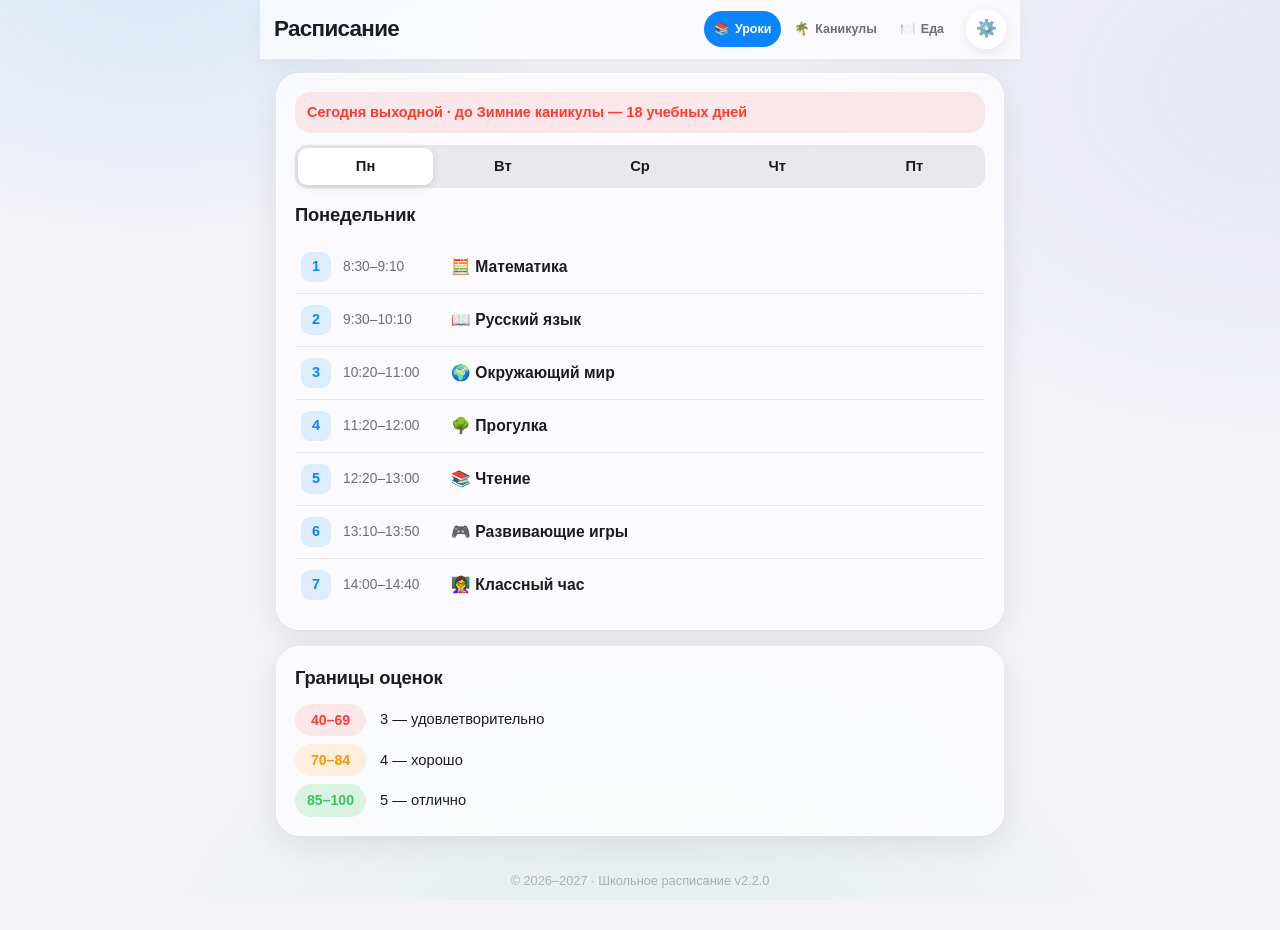
<file: index.html>
<!DOCTYPE html>
<html lang="ru">
<head>
    <meta charset="utf-8">
    <title>📚 Школьное расписание</title>
    <meta name="viewport" content="width=device-width, initial-scale=1.0">
    <meta name="theme-color" content="#F2F2F7" media="(prefers-color-scheme: light)">
    <meta name="theme-color" content="#000000" media="(prefers-color-scheme: dark)">
    <link rel="stylesheet" href="css/style.css?v=220">
</head>
<body>
    <div class="page">
        <header class="topbar">
            <div class="topbar-main">
                <div class="title-block">
                    <h1>Расписание</h1>
                    <p class="subtitle" id="page-subtitle">Загрузка…</p>
                </div>
                <nav class="nav" aria-label="Основная навигация">
                    <a href="index.html" class="current" aria-current="page"><span aria-hidden="true">📚</span><span>Уроки</span></a>
                    <a href="holidays.html"><span aria-hidden="true">🌴</span><span>Каникулы</span></a>
                    <a href="meal.html"><span aria-hidden="true">🍽️</span><span>Еда</span></a>
                </nav>
                <a class="settings-button" href="settings.html" aria-label="Открыть настройки" title="Настройки">
                    <span aria-hidden="true">⚙️</span>
                </a>
            </div>
        </header>

        <main>
            <div class="card">
                <div class="today-status" id="today-status" aria-live="polite" hidden></div>
                <div class="segmented" id="day-switch"></div>
                <h2 id="day-title" style="margin-top:14px;">&nbsp;</h2>
                <div id="schedule-content">
                    <div class="loading">Загрузка расписания…</div>
                </div>
            </div>

            <div class="card">
                <h2>Границы оценок</h2>
                <div class="rating-grid">
                    <span class="rating-pill r">40–69</span><span class="rating-desc">3 — удовлетворительно</span>
                    <span class="rating-pill y">70–84</span><span class="rating-desc">4 — хорошо</span>
                    <span class="rating-pill g">85–100</span><span class="rating-desc">5 — отлично</span>
                </div>
            </div>
        </main>

        <footer>© 2026–2027 · Школьное расписание v2.2.0</footer>
    </div>

    <script src="js/data.js?v=220"></script>
    <script src="js/schedule.js?v=220"></script>
</body>
</html>
</file>
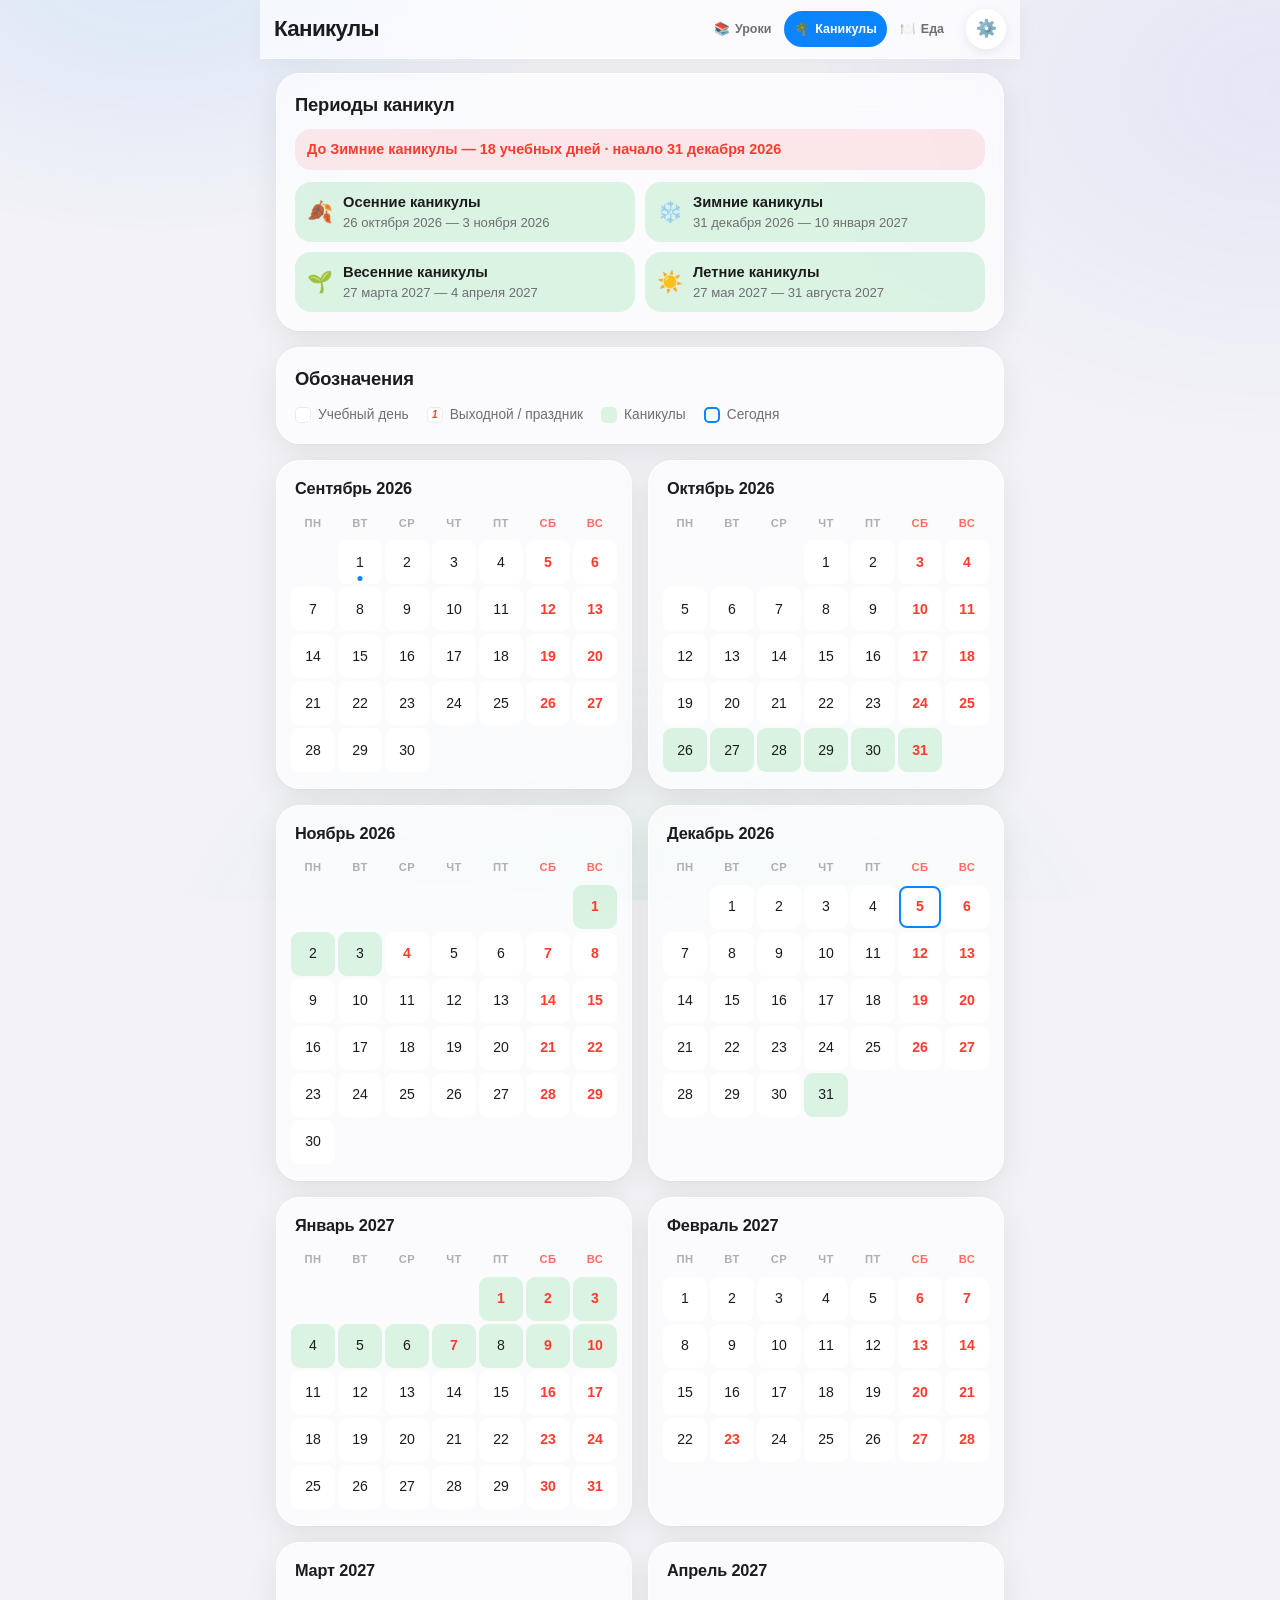
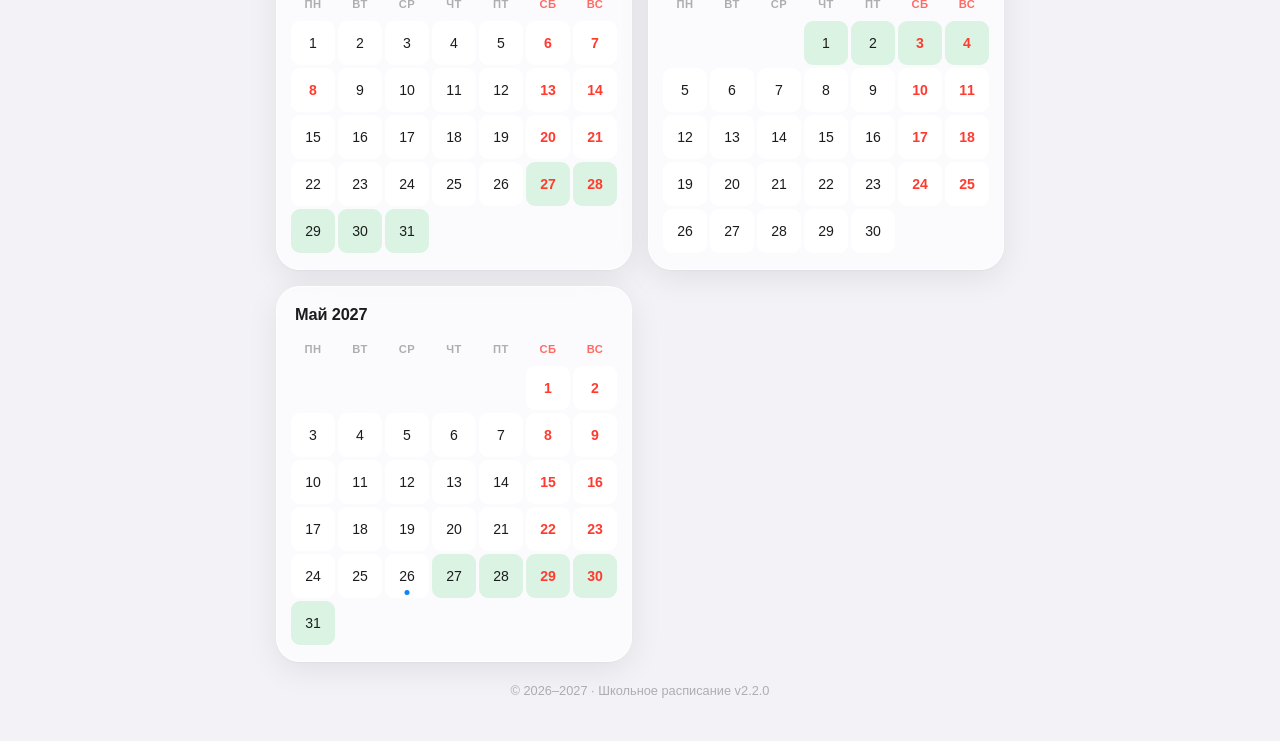
<file: holidays.html>
<!DOCTYPE html>
<html lang="ru">
<head>
    <meta charset="utf-8">
    <title>🌴 Каникулы · учебный год 2026/2027</title>
    <meta name="viewport" content="width=device-width, initial-scale=1.0">
    <meta name="theme-color" content="#F2F2F7" media="(prefers-color-scheme: light)">
    <meta name="theme-color" content="#000000" media="(prefers-color-scheme: dark)">
    <link rel="stylesheet" href="css/style.css?v=220">
</head>
<body>
    <div class="page">
        <header class="topbar">
            <div class="topbar-main">
                <div class="title-block">
                    <h1>Каникулы</h1>
                    <p class="subtitle" id="calendar-subtitle">2026/27</p>
                </div>
                <nav class="nav" aria-label="Основная навигация">
                    <a href="index.html"><span aria-hidden="true">📚</span><span>Уроки</span></a>
                    <a href="holidays.html" class="current" aria-current="page"><span aria-hidden="true">🌴</span><span>Каникулы</span></a>
                    <a href="meal.html"><span aria-hidden="true">🍽️</span><span>Еда</span></a>
                </nav>
                <a class="settings-button" href="settings.html" aria-label="Открыть настройки" title="Настройки">
                    <span aria-hidden="true">⚙️</span>
                </a>
            </div>
        </header>

        <main>
            <div class="card">
                <h2>Периоды каникул</h2>
                <div class="countdown" id="vacation-countdown" aria-live="polite"></div>
                <div class="vac-summary" id="vac-summary"></div>
            </div>

            <div class="card">
                <h2>Обозначения</h2>
                <div class="legend">
                    <span><i class="li-school"></i> Учебный день</span>
                    <span><i class="li-off"></i> Выходной / праздник</span>
                    <span><i class="li-vac"></i> Каникулы</span>
                    <span><i class="li-today"></i> Сегодня</span>
                </div>
            </div>

            <div class="months-grid" id="months"></div>
        </main>

        <footer>© 2026–2027 · Школьное расписание v2.2.0</footer>
    </div>

    <script src="js/data.js?v=220"></script>
    <script src="js/calendar.js?v=220"></script>
</body>
</html>
</file>
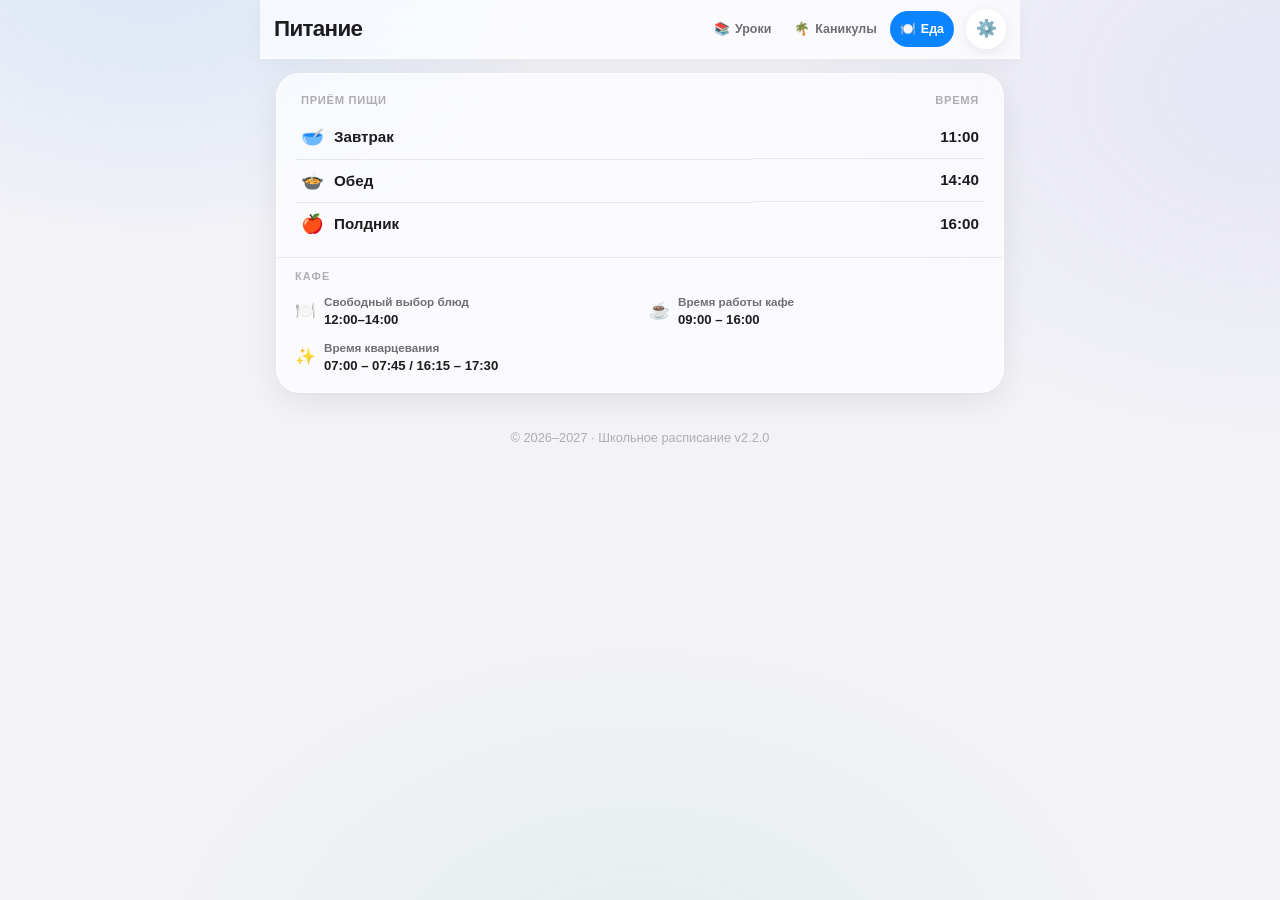
<file: meal.html>
<!DOCTYPE html>
<html lang="ru">
<head>
    <meta charset="utf-8">
    <title>🍽️ Еда · Школьное расписание</title>
    <meta name="viewport" content="width=device-width, initial-scale=1.0">
    <meta name="theme-color" content="#F2F2F7" media="(prefers-color-scheme: light)">
    <meta name="theme-color" content="#000000" media="(prefers-color-scheme: dark)">
    <link rel="stylesheet" href="css/style.css?v=220">
</head>
<body>
    <div class="page">
        <header class="topbar">
            <div class="topbar-main">
                <div class="title-block">
                    <h1>Питание</h1>
                    <p class="subtitle" id="meal-subtitle">Загрузка…</p>
                </div>
                <nav class="nav" aria-label="Основная навигация">
                    <a href="index.html"><span aria-hidden="true">📚</span><span>Уроки</span></a>
                    <a href="holidays.html"><span aria-hidden="true">🌴</span><span>Каникулы</span></a>
                    <a href="meal.html" class="current" aria-current="page"><span aria-hidden="true">🍽️</span><span>Еда</span></a>
                </nav>
                <a class="settings-button" href="settings.html" aria-label="Открыть настройки" title="Настройки">
                    <span aria-hidden="true">⚙️</span>
                </a>
            </div>
        </header>

        <main>
            <div class="card meal-board">
                <div id="meal-content" class="meal-body">
                    <div class="loading">Загрузка расписания питания…</div>
                </div>

                <div class="meal-info-block">
                    <div class="section-kicker">Кафе</div>
                    <div class="meal-info-grid" id="meal-info"></div>
                </div>
            </div>
        </main>

        <footer>© 2026–2027 · Школьное расписание v2.2.0</footer>
    </div>

    <script src="js/data.js?v=220"></script>
    <script src="js/meal.js?v=220"></script>
</body>
</html>
</file>
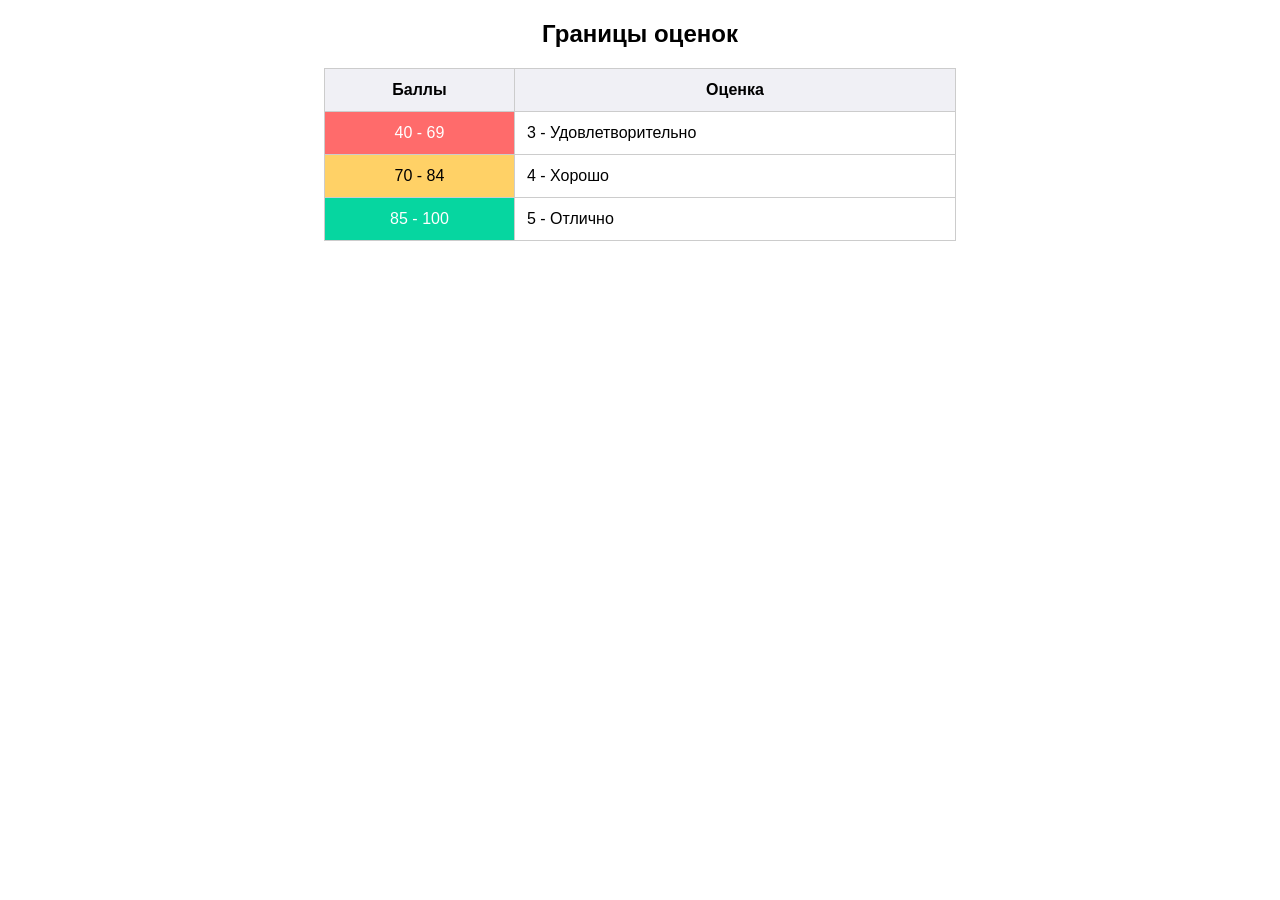
<file: rating.htm>
<!DOCTYPE html>
<html lang="ru">
<head>
    <meta charset="UTF-8">
    <meta name="viewport" content="width=device-width, initial-scale=1.0">
    <title>Шкала оценок</title>
    <style>
        table {
            border-collapse: collapse;
            width: 50%;
            margin: 20px auto;
            font-family: -apple-system, BlinkMacSystemFont, "Segoe UI", Roboto, sans-serif;
        }
        th, td {
            border: 1px solid #ccc;
            padding: 12px;
            text-align: center; /* по умолчанию */
        }
        th {
            background-color: #f0f0f5;
            font-weight: 600;
        }
        td:last-child { /* столбец "Оценка" */
            text-align: left;
        }
        .red-bg { 
            background-color: #ff6b6b; 
            color: white;
        }
        .yellow-bg { 
            background-color: #ffd166; 
            color: black;
        }
        .green-bg { 
            background-color: #06d6a0; 
            color: white;
        }
    </style>
</head>
<body>

    <h2 style="text-align: center; font-family: -apple-system, BlinkMacSystemFont, 'Segoe UI', Roboto, sans-serif;">Границы оценок</h2>

    <table>
        <thead>
            <tr>
                <th>Баллы</th>
                <th>Оценка</th>
            </tr>
        </thead>
        <tbody>
            <tr>
                <td class="red-bg">40 - 69</td>
                <td>3 - Удовлетворительно</td>
            </tr>
            <tr>
                <td class="yellow-bg">70 - 84</td>
                <td>4 - Хорошо</td>
            </tr>
            <tr>
                <td class="green-bg">85 - 100</td>
                <td>5 - Отлично</td>
            </tr>
        </tbody>
    </table>

</body>
</html>
</file>
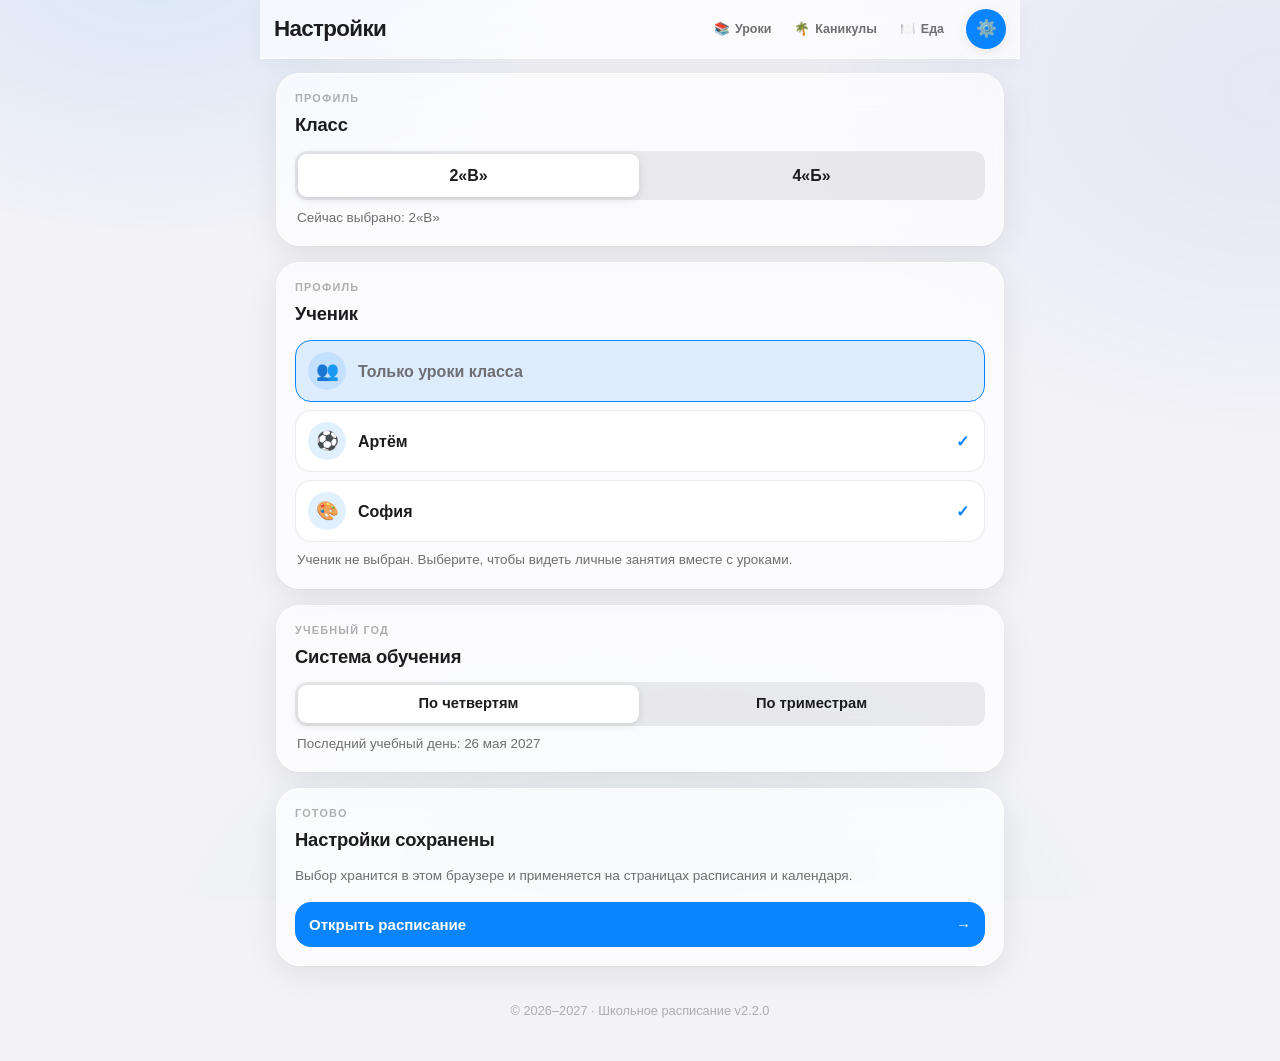
<file: settings.html>
<!DOCTYPE html>
<html lang="ru">
<head>
    <meta charset="utf-8">
    <title>⚙️ Настройки · Школьное расписание</title>
    <meta name="viewport" content="width=device-width, initial-scale=1.0">
    <meta name="theme-color" content="#F2F2F7" media="(prefers-color-scheme: light)">
    <meta name="theme-color" content="#000000" media="(prefers-color-scheme: dark)">
    <link rel="stylesheet" href="css/style.css?v=220">
</head>
<body>
    <div class="page">
        <header class="topbar">
            <div class="topbar-main">
                <div class="title-block">
                    <h1>Настройки</h1>
                    <p class="subtitle">Класс и учебный график</p>
                </div>
                <nav class="nav" aria-label="Основная навигация">
                    <a href="index.html"><span aria-hidden="true">📚</span><span>Уроки</span></a>
                    <a href="holidays.html"><span aria-hidden="true">🌴</span><span>Каникулы</span></a>
                    <a href="meal.html"><span aria-hidden="true">🍽️</span><span>Еда</span></a>
                </nav>
                <a class="settings-button current" href="settings.html" aria-label="Настройки" aria-current="page" title="Настройки">
                    <span aria-hidden="true">⚙️</span>
                </a>
            </div>
        </header>

        <main>
            <div class="card settings-card">
                <div class="section-kicker">Профиль</div>
                <h2>Класс</h2>
                <div class="segmented large" id="class-switch"></div>
                <p class="setting-note" id="class-note"></p>
            </div>

            <div class="card settings-card">
                <div class="section-kicker">Профиль</div>
                <h2>Ученик</h2>
                <div class="student-picker" id="student-switch"></div>
                <p class="setting-note" id="student-note"></p>
                <button class="link-button" id="student-reset" type="button" hidden>Сбросить выбор ученика</button>
            </div>

            <div class="card settings-card">
                <div class="section-kicker">Учебный год</div>
                <h2>Система обучения</h2>
                <div class="segmented" id="system-switch"></div>
                <p class="setting-note" id="system-note"></p>
            </div>

            <div class="card settings-card">
                <div class="section-kicker">Готово</div>
                <h2>Настройки сохранены</h2>
                <p class="hint">Выбор хранится в этом браузере и применяется на страницах расписания и календаря.</p>
                <a class="action-button" id="open-schedule" href="index.html">Открыть расписание <span aria-hidden="true">→</span></a>
            </div>
        </main>

        <footer>© 2026–2027 · Школьное расписание v2.2.0</footer>
    </div>

    <script src="js/data.js?v=220"></script>
    <script src="js/settings.js?v=220"></script>
</body>
</html>
</file>
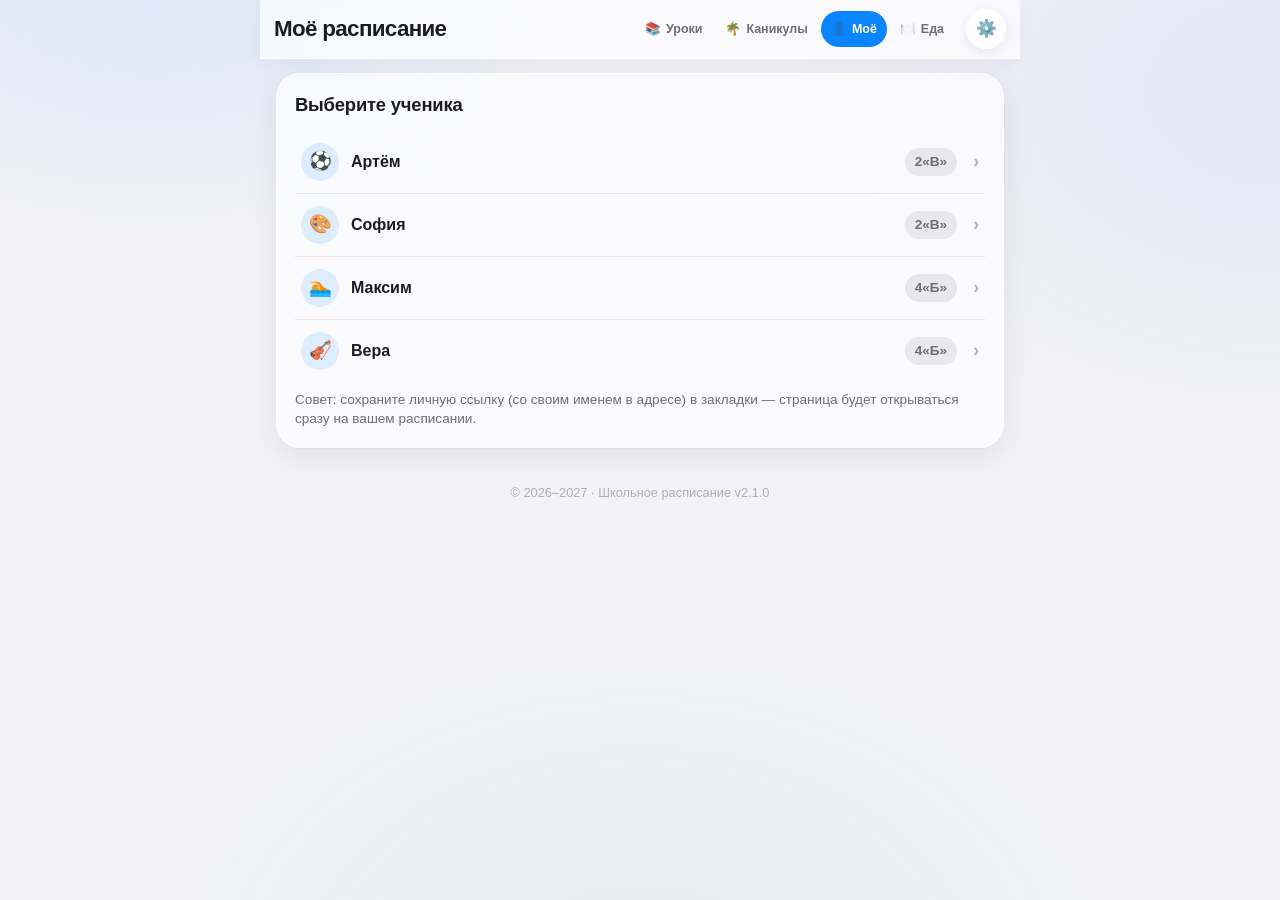
<file: student.html>
<!DOCTYPE html>
<html lang="ru">
<head>
    <meta charset="utf-8">
    <title>👤 Моё расписание</title>
    <meta name="viewport" content="width=device-width, initial-scale=1.0">
    <meta name="theme-color" content="#F2F2F7" media="(prefers-color-scheme: light)">
    <meta name="theme-color" content="#000000" media="(prefers-color-scheme: dark)">
    <link rel="stylesheet" href="css/style.css">
</head>
<body>
    <div class="page" id="main">
        <header class="topbar">
            <div class="topbar-main">
                <div class="title-block">
                    <h1 id="student-title">Моё расписание</h1>
                    <p class="subtitle" id="student-subtitle">Личные занятия</p>
                </div>
                <nav class="nav" aria-label="Основная навигация">
                    <a href="index.html"><span aria-hidden="true">📚</span><span>Уроки</span></a>
                    <a href="holidays.html"><span aria-hidden="true">🌴</span><span>Каникулы</span></a>
                    <a href="student.html" class="current" aria-current="page"><span aria-hidden="true">👤</span><span>Моё</span></a>
                    <a href="meal.html"><span aria-hidden="true">🍽️</span><span>Еда</span></a>
                </nav>
                <a class="settings-button" href="settings.html" aria-label="Открыть настройки" title="Настройки">
                    <span aria-hidden="true">⚙️</span>
                </a>
            </div>
        </header>

        <main>
            <!-- Режим 1: список учеников -->
            <div class="card" id="student-list-card" hidden>
                <h2>Выберите ученика</h2>
                <ul class="student-list" id="student-list"></ul>
                <p class="hint">Совет: сохраните личную ссылку (со своим именем в адресе) в закладки —
                   страница будет открываться сразу на вашем расписании.</p>
            </div>

            <!-- Режим 2: личное расписание -->
            <div id="personal" hidden>
                <div class="card">
                    <div class="segmented" id="p-day-switch"></div>
                    <h2 id="p-day-title" style="margin-top:14px;">&nbsp;</h2>
                    <div id="personal-content"></div>
                </div>
            </div>
        </main>

        <footer>© 2026–2027 · Школьное расписание v2.1.0</footer>
    </div>

    <script src="js/data.js"></script>
    <script src="js/student.js"></script>
</body>
</html>
</file>
<file: css/style.css>
/* ============================================================
   Школьное расписание · v2.2.0
   Дизайн-система в стиле iOS 26 (Liquid Glass)
   ============================================================ */

:root {
  --bg: #F2F2F7;
  --bg-grad-a: rgba(10, 132, 255, 0.10);
  --bg-grad-b: rgba(94, 92, 230, 0.08);
  --bg-grad-c: rgba(52, 199, 89, 0.07);

  --glass: rgba(255, 255, 255, 0.68);
  --glass-strong: rgba(255, 255, 255, 0.85);
  --glass-border: rgba(255, 255, 255, 0.75);
  --shadow: 0 8px 32px rgba(0, 0, 0, 0.08), 0 1px 2px rgba(0, 0, 0, 0.04);

  --text: #1C1C1E;
  --text-2: #6E6E73;
  --text-3: #AEAEB2;
  --separator: rgba(60, 60, 67, 0.10);

  --accent: #0A84FF;
  --accent-soft: rgba(10, 132, 255, 0.12);
  --red: #FF3B30;
  --red-soft: rgba(255, 59, 48, 0.10);
  --green: #34C759;
  --green-soft: rgba(52, 199, 89, 0.16);
  --orange: #FF9500;
  --orange-soft: rgba(255, 149, 0, 0.12);
  --purple: #AF52DE;
  --purple-soft: rgba(175, 82, 222, 0.12);

  --seg-bg: rgba(120, 120, 128, 0.14);
  --seg-thumb: #FFFFFF;

  --radius-l: 24px;
  --radius-m: 16px;
  --radius-s: 10px;
}

@media (prefers-color-scheme: dark) {
  :root {
    --bg: #000000;
    --bg-grad-a: rgba(10, 132, 255, 0.14);
    --bg-grad-b: rgba(94, 92, 230, 0.12);
    --bg-grad-c: rgba(48, 209, 88, 0.08);

    --glass: rgba(28, 28, 30, 0.66);
    --glass-strong: rgba(44, 44, 46, 0.85);
    --glass-border: rgba(255, 255, 255, 0.10);
    --shadow: 0 8px 32px rgba(0, 0, 0, 0.45);

    --text: #F2F2F7;
    --text-2: #98989F;
    --text-3: #636366;
    --separator: rgba(84, 84, 88, 0.48);

    --accent-soft: rgba(10, 132, 255, 0.22);
    --red: #FF453A;
    --red-soft: rgba(255, 69, 58, 0.18);
    --green: #30D158;
    --green-soft: rgba(48, 209, 88, 0.20);
    --orange-soft: rgba(255, 159, 10, 0.18);
    --purple-soft: rgba(191, 90, 242, 0.20);

    --seg-bg: rgba(118, 118, 128, 0.24);
    --seg-thumb: #636366;
  }
}

* { box-sizing: border-box; }

html { -webkit-text-size-adjust: 100%; }

body {
  margin: 0;
  font-family: -apple-system, BlinkMacSystemFont, "SF Pro Text", "SF Pro Display",
               Inter, "Segoe UI", Roboto, "Helvetica Neue", Arial, sans-serif;
  background: var(--bg);
  color: var(--text);
  line-height: 1.45;
  min-height: 100vh;
  -webkit-font-smoothing: antialiased;
}

/* Мягкий цветовой фон под «стеклом» */
body::before {
  content: "";
  position: fixed;
  inset: 0;
  z-index: -1;
  background:
    radial-gradient(600px 400px at 12% -5%, var(--bg-grad-a), transparent 70%),
    radial-gradient(700px 500px at 100% 10%, var(--bg-grad-b), transparent 70%),
    radial-gradient(700px 500px at 50% 110%, var(--bg-grad-c), transparent 70%);
}

.page {
  max-width: 760px;
  margin: 0 auto;
  padding: 16px 16px 40px;
}

/* ---------- Шапка ---------- */

.topbar {
  position: sticky;
  top: 0;
  z-index: 20;
  margin: -16px -16px 14px;
  padding: 9px 14px;
  background: var(--glass);
  border-bottom: 1px solid var(--glass-border);
  backdrop-filter: blur(24px) saturate(1.7);
  -webkit-backdrop-filter: blur(24px) saturate(1.7);
  box-shadow: 0 6px 20px rgba(0, 0, 0, 0.04);
}

.topbar-main {
  display: flex;
  align-items: center;
  gap: 12px;
  min-width: 0;
}

.title-block {
  flex: 0 0 auto;
  min-width: 0;
}

.title-block h1 {
  margin: 0;
  font-size: 1.4rem;
  font-weight: 800;
  letter-spacing: -0.03em;
  line-height: 1.1;
  white-space: nowrap;
}

/* Контекстный пояснитель убран из визуальной шапки на всех страницах. */
.title-block .subtitle { display: none; }

.section-kicker {
  color: var(--text-3);
  font-size: 0.68rem;
  font-weight: 800;
  letter-spacing: 0.11em;
  line-height: 1.2;
  text-transform: uppercase;
}

.settings-button {
  display: inline-flex;
  flex: 0 0 40px;
  align-items: center;
  justify-content: center;
  width: 40px;
  height: 40px;
  border: 1px solid var(--glass-border);
  border-radius: 50%;
  background: var(--glass-strong);
  box-shadow: 0 3px 12px rgba(0, 0, 0, 0.08);
  color: var(--text);
  font-size: 1.05rem;
  text-decoration: none;
  transition: transform 0.15s ease, background 0.15s ease;
}

.settings-button:hover { transform: scale(1.04); }
.settings-button:active { transform: scale(0.95); }
.settings-button.current { background: var(--accent); border-color: transparent; }

.nav {
  display: flex;
  flex: 1 1 auto;
  justify-content: flex-end;
  gap: 3px;
  min-width: 0;
  overflow-x: auto;
  padding: 2px 0;
  scrollbar-width: none;
  white-space: nowrap;
  -webkit-overflow-scrolling: touch;
}

.nav::-webkit-scrollbar { display: none; }

.nav a {
  display: inline-flex;
  flex: 0 0 auto;
  align-items: center;
  justify-content: center;
  gap: 5px;
  min-height: 36px;
  padding: 7px 9px;
  border: 1px solid transparent;
  border-radius: 999px;
  background: transparent;
  color: var(--text-2);
  text-decoration: none;
  font-size: 0.78rem;
  font-weight: 650;
  transition: transform 0.15s ease, background 0.15s ease, color 0.15s ease;
}

.nav a:hover { background: var(--seg-bg); color: var(--text); }
.nav a:active { transform: scale(0.97); }
.nav a.current { background: var(--accent); color: #fff; }

/* ---------- Стеклянные карточки ---------- */

.card {
  background: var(--glass);
  border: 1px solid var(--glass-border);
  border-radius: var(--radius-l);
  backdrop-filter: blur(24px) saturate(1.6);
  -webkit-backdrop-filter: blur(24px) saturate(1.6);
  box-shadow: var(--shadow);
  padding: 18px;
  margin-bottom: 16px;
}

.card h2 {
  margin: 0 0 12px;
  font-size: 1.15rem;
  font-weight: 700;
  letter-spacing: -0.01em;
}

.card .hint {
  color: var(--text-2);
  font-size: 0.85rem;
  margin: 8px 0 0;
}

/* ---------- Сегмент-контрол ---------- */

.segmented {
  display: flex;
  background: var(--seg-bg);
  border-radius: 12px;
  padding: 3px;
  gap: 2px;
}

.segmented button {
  flex: 1;
  appearance: none;
  border: none;
  background: transparent;
  color: var(--text);
  font: inherit;
  font-size: 0.92rem;
  font-weight: 600;
  padding: 8px 10px;
  border-radius: 9px;
  cursor: pointer;
  white-space: nowrap;
  transition: background 0.2s ease, box-shadow 0.2s ease, color 0.2s ease;
}

.segmented button.active {
  background: var(--seg-thumb);
  box-shadow: 0 2px 8px rgba(0, 0, 0, 0.12);
}

.segmented button.off-day { color: var(--red); }

.segmented.large button { padding: 10px 12px; font-size: 1rem; }

/* ---------- Статус текущего дня ---------- */

.today-status {
  margin-bottom: 12px;
  padding: 10px 12px;
  border-radius: var(--radius-m);
  background: var(--accent-soft);
  color: var(--text);
  font-size: 0.9rem;
  font-weight: 650;
}

.today-status.vacation { background: var(--green-soft); }
.today-status.holiday,
.today-status.weekend { background: var(--red-soft); color: var(--red); }
.today-status.before-year,
.today-status.after-year { background: var(--orange-soft); }

/* ---------- Список уроков ---------- */

.lesson-list { list-style: none; margin: 0; padding: 0; }

.lesson-list li {
  display: flex;
  align-items: center;
  gap: 12px;
  padding: 11px 6px;
  border-bottom: 1px solid var(--separator);
}

.lesson-list li:last-child { border-bottom: none; }

.lesson-num {
  flex: 0 0 30px;
  height: 30px;
  border-radius: 9px;
  background: var(--accent-soft);
  color: var(--accent);
  font-weight: 700;
  font-size: 0.9rem;
  display: flex;
  align-items: center;
  justify-content: center;
}

.lesson-time {
  flex: 0 0 96px;
  color: var(--text-2);
  font-size: 0.86rem;
  font-variant-numeric: tabular-nums;
  font-weight: 500;
}

.lesson-title {
  flex: 1;
  font-weight: 600;
  font-size: 0.98rem;
  display: flex;
  align-items: center;
  gap: 8px;
  min-width: 0;
}

.lesson-title .place {
  display: block;
  font-weight: 500;
  font-size: 0.8rem;
  color: var(--text-2);
}

.lesson-list li.lesson-current,
.lesson-list li.lesson-next {
  margin: 4px 0;
  padding-top: 10px;
  padding-bottom: 10px;
  border-radius: var(--radius-s);
  border-bottom-color: transparent;
}

.lesson-list li.lesson-current { background: var(--green-soft); }
.lesson-list li.lesson-next { background: var(--accent-soft); }

.lesson-state {
  flex: 0 0 auto;
  padding: 4px 8px;
  border-radius: 999px;
  font-size: 0.74rem;
  font-weight: 750;
  white-space: nowrap;
}

.lesson-state.current { color: var(--green); background: var(--glass-strong); }
.lesson-state.next { color: var(--accent); background: var(--glass-strong); }

/* Значок типа занятия (персональные страницы) */
.act-badge {
  flex: 0 0 30px;
  height: 30px;
  border-radius: 9px;
  display: flex;
  align-items: center;
  justify-content: center;
  font-size: 0.95rem;
}
.act-badge.sport { background: var(--green-soft); }
.act-badge.lesson { background: var(--accent-soft); }
.act-badge.club { background: var(--purple-soft); }
.act-badge.other { background: var(--orange-soft); }

.empty-note {
  color: var(--text-2);
  font-size: 0.92rem;
  text-align: center;
  padding: 18px 8px;
}

/* ---------- Секции внутри дня (персональная страница) ---------- */

.day-section-title {
  display: flex;
  align-items: center;
  gap: 8px;
  margin: 16px 0 4px;
  font-size: 0.8rem;
  font-weight: 700;
  letter-spacing: 0.06em;
  text-transform: uppercase;
  color: var(--text-2);
}

.day-section-title:first-child { margin-top: 4px; }

/* ---------- Календарь каникул ---------- */

.legend {
  display: flex;
  flex-wrap: wrap;
  gap: 10px 18px;
  font-size: 0.86rem;
  color: var(--text-2);
}

.legend span { display: inline-flex; align-items: center; gap: 7px; font-weight: 500; }

.legend i {
  width: 16px;
  height: 16px;
  border-radius: 5px;
  display: inline-block;
  border: 1px solid var(--separator);
}
.legend i.li-school { background: var(--glass-strong); }
.legend i.li-off { background: var(--glass-strong); position: relative; }
.legend i.li-off::after {
  content: "1";
  position: absolute; inset: 0;
  display: flex; align-items: center; justify-content: center;
  color: var(--red); font-size: 10px; font-weight: 700;
}
.legend i.li-vac { background: var(--green-soft); border-color: transparent; }
.legend i.li-today { border: 2px solid var(--accent); background: transparent; }

.vac-summary { display: grid; grid-template-columns: 1fr 1fr; gap: 10px; }

.vac-item {
  display: flex;
  align-items: center;
  gap: 10px;
  width: 100%;
  padding: 10px 12px;
  border: 0;
  border-radius: var(--radius-m);
  background: var(--green-soft);
  color: var(--text);
  font: inherit;
  text-align: left;
  cursor: pointer;
  transition: transform 0.15s ease, box-shadow 0.15s ease;
}

.vac-item:hover { transform: translateY(-1px); box-shadow: 0 4px 12px rgba(52, 199, 89, 0.16); }
.vac-item:focus-visible { outline: 3px solid var(--accent); outline-offset: 2px; }
.vac-item .v-emoji { font-size: 1.3rem; }
.vac-item .v-name { font-weight: 650; font-size: 0.92rem; }
.vac-item .v-dates { color: var(--text-2); font-size: 0.82rem; font-weight: 500; }
.vac-item.optional { background: var(--orange-soft); }

.months-grid {
  display: grid;
  grid-template-columns: repeat(auto-fill, minmax(300px, 1fr));
  gap: 16px;
}

.cal-month {
  background: var(--glass);
  border: 1px solid var(--glass-border);
  border-radius: var(--radius-l);
  backdrop-filter: blur(24px) saturate(1.6);
  -webkit-backdrop-filter: blur(24px) saturate(1.6);
  box-shadow: var(--shadow);
  padding: 14px 14px 16px;
}

.cal-month h3 {
  margin: 2px 4px 10px;
  font-size: 1.02rem;
  font-weight: 700;
  letter-spacing: -0.01em;
}

.cal-grid {
  display: grid;
  grid-template-columns: repeat(7, 1fr);
  gap: 3px;
}

.cal-dow {
  text-align: center;
  font-size: 0.7rem;
  font-weight: 700;
  letter-spacing: 0.04em;
  color: var(--text-3);
  padding: 4px 0 6px;
  text-transform: uppercase;
}

.cal-dow.we { color: var(--red); opacity: 0.75; }

.system-meta,
.setting-note {
  margin: 8px 2px 0;
  color: var(--text-2);
  font-size: 0.84rem;
  font-weight: 500;
}

.settings-card .section-kicker { margin-bottom: 7px; }

.action-button {
  display: flex;
  align-items: center;
  justify-content: space-between;
  gap: 10px;
  margin-top: 16px;
  padding: 12px 14px;
  border-radius: var(--radius-m);
  background: var(--accent);
  color: #fff;
  font-size: 0.94rem;
  font-weight: 700;
  text-decoration: none;
  transition: transform 0.15s ease, filter 0.15s ease;
}

.action-button:hover { filter: brightness(1.04); transform: translateY(-1px); }
.action-button:active { transform: scale(0.98); }

.countdown {
  margin: -2px 0 12px;
  padding: 10px 12px;
  border-radius: var(--radius-m);
  background: var(--accent-soft);
  color: var(--accent);
  font-size: 0.9rem;
  font-weight: 700;
}

.countdown.vacation { background: var(--green-soft); color: var(--green); }
.countdown.holiday,
.countdown.weekend { background: var(--red-soft); color: var(--red); }

.cal-day {
  position: relative;
  aspect-ratio: 1 / 1;
  display: flex;
  align-items: center;
  justify-content: center;
  border-radius: 9px;
  font-size: 0.88rem;
  font-weight: 500;
  font-variant-numeric: tabular-nums;
  background: var(--glass-strong);          /* учебный день — белый фон */
  color: var(--text);                        /* учебный день — чёрный текст */
}

.cal-day.blank { background: transparent; }

.cal-day.off { color: var(--red); font-weight: 600; }   /* выходной / праздник */

.cal-day.vac { background: var(--green-soft); }          /* каникулы — зелёный фон */

.cal-day.today::after {
  content: "";
  position: absolute;
  inset: 1px;
  border: 2px solid var(--accent);
  border-radius: 8px;
}

.cal-day.special::before {
  content: "";
  position: absolute;
  bottom: 3px;
  left: 50%;
  transform: translateX(-50%);
  width: 5px;
  height: 5px;
  border-radius: 50%;
  background: var(--accent);
}

.cal-month.period-focus {
  box-shadow: 0 0 0 3px var(--green), var(--shadow);
}

.cal-day.period-focus {
  box-shadow: inset 0 0 0 2px var(--green);
  animation: periodPulse 1.6s ease-in-out 2;
}

@keyframes periodPulse {
  0%, 100% { filter: brightness(1); }
  50% { filter: brightness(1.08); }
}

/* ---------- Питание ---------- */

.meal-board {
  padding: 0;
  overflow: hidden;
}

.meal-body { padding: 16px 18px 12px; }

/* Компактная таблица «приём пищи — время» */
.meal-table {
  width: 100%;
  border-collapse: collapse;
  font-size: 0.95rem;
}

.meal-table th {
  text-align: left;
  color: var(--text-3);
  font-size: 0.7rem;
  font-weight: 700;
  letter-spacing: 0.06em;
  text-transform: uppercase;
  padding: 2px 6px 8px;
}

.meal-table th:last-child,
.meal-table td:last-child { text-align: right; }

.meal-table td {
  padding: 10px 6px;
  border-top: 1px solid var(--separator);
  vertical-align: middle;
}

.meal-table tbody tr:first-child td { border-top: none; }

.meal-name {
  display: flex;
  align-items: center;
  gap: 10px;
  font-weight: 600;
}

.meal-emoji { font-size: 1.15rem; line-height: 1; }

.meal-time-cell {
  color: var(--text);
  font-weight: 750;
  font-variant-numeric: tabular-nums;
  white-space: nowrap;
}

.meal-info-block {
  padding: 12px 18px 14px;
  border-top: 1px solid var(--separator);
}

.meal-info-grid {
  display: grid;
  grid-template-columns: 1fr 1fr;
  gap: 4px 18px;
  margin-top: 7px;
}

.meal-info-item {
  display: flex;
  align-items: center;
  gap: 8px;
  min-width: 0;
  padding: 4px 0;
}

.meal-info-icon { flex: 0 0 auto; font-size: 1.05rem; }
.meal-info-label { color: var(--text-2); font-size: 0.73rem; font-weight: 600; }
.meal-info-value { margin-top: 1px; font-size: 0.82rem; font-weight: 650; line-height: 1.22; }

/* ---------- Выбор ученика (настройки) ---------- */

.student-picker { display: flex; flex-direction: column; gap: 8px; }

.student-option {
  display: flex;
  align-items: center;
  gap: 12px;
  width: 100%;
  padding: 11px 12px;
  border: 1px solid var(--separator);
  border-radius: var(--radius-m);
  background: var(--glass-strong);
  color: var(--text);
  font: inherit;
  font-weight: 600;
  text-align: left;
  cursor: pointer;
  transition: transform 0.15s ease, background 0.15s ease, border-color 0.15s ease;
}

.student-option:hover { background: var(--seg-bg); }
.student-option:active { transform: scale(0.99); }
.student-option:focus-visible { outline: 3px solid var(--accent); outline-offset: 2px; }

.student-option.active {
  background: var(--accent-soft);
  border-color: var(--accent);
}

.student-option.none { color: var(--text-2); font-weight: 550; }

.student-name { flex: 1; min-width: 0; }

.student-check {
  flex: 0 0 auto;
  width: 20px;
  color: var(--accent);
  font-weight: 800;
  text-align: center;
}

.link-button {
  appearance: none;
  border: none;
  background: none;
  padding: 0;
  margin-top: 10px;
  color: var(--red);
  font: inherit;
  font-size: 0.85rem;
  font-weight: 600;
  cursor: pointer;
  text-decoration: underline;
}

.link-button:hover { opacity: 0.75; }

/* ---------- Список учеников ---------- */

.student-list { list-style: none; margin: 0; padding: 0; }

.student-list a {
  display: flex;
  align-items: center;
  gap: 12px;
  padding: 12px 6px;
  border-bottom: 1px solid var(--separator);
  color: var(--text);
  text-decoration: none;
  font-weight: 600;
  transition: opacity 0.15s ease;
}

.student-list li:last-child a { border-bottom: none; }
.student-list a:active { opacity: 0.6; }

.student-avatar {
  width: 38px;
  height: 38px;
  border-radius: 50%;
  background: var(--accent-soft);
  display: flex;
  align-items: center;
  justify-content: center;
  font-size: 1.15rem;
}

.student-class {
  margin-left: auto;
  color: var(--text-2);
  font-size: 0.85rem;
  font-weight: 600;
  background: var(--seg-bg);
  border-radius: 999px;
  padding: 4px 10px;
}

.chevron { color: var(--text-3); font-size: 1.1rem; margin-left: 4px; }

/* ---------- Таблица оценок ---------- */

.rating-grid { display: grid; grid-template-columns: auto 1fr; gap: 8px 14px; align-items: center; }

.rating-pill {
  padding: 6px 12px;
  border-radius: 999px;
  font-weight: 700;
  font-size: 0.88rem;
  text-align: center;
  font-variant-numeric: tabular-nums;
}
.rating-pill.r { background: var(--red-soft); color: var(--red); }
.rating-pill.y { background: var(--orange-soft); color: var(--orange); }
.rating-pill.g { background: var(--green-soft); color: var(--green); }
.rating-desc { font-size: 0.92rem; font-weight: 500; }

/* ---------- Служебное ---------- */

.sr-only {
  position: absolute;
  width: 1px;
  height: 1px;
  padding: 0;
  margin: -1px;
  overflow: hidden;
  clip: rect(0, 0, 0, 0);
  white-space: nowrap;
  border: 0;
}

.error-card {
  border-radius: var(--radius-l);
  background: var(--red-soft);
  color: var(--red);
  padding: 16px 18px;
  font-weight: 600;
  margin-bottom: 16px;
}

.loading { color: var(--text-2); text-align: center; padding: 30px 0; }

footer {
  text-align: center;
  color: var(--text-3);
  font-size: 0.8rem;
  padding-top: 20px;
}

footer a { color: var(--text-2); }

/* ---------- Мобильная адаптация ---------- */

@media (max-width: 600px) {
  .page { padding: 12px 10px 96px; }
  .topbar { margin: -12px -10px 14px; padding: 9px 10px; }
  .topbar-main { gap: 9px; }
  .title-block { flex: 0 1 auto; }
  .title-block h1 { font-size: 1.3rem; }
  .settings-button { flex-basis: 38px; width: 38px; height: 38px; }
  .card { padding: 14px; border-radius: 20px; }
  .segmented button { padding: 8px 4px; font-size: 0.85rem; }
  .lesson-time { flex-basis: 84px; font-size: 0.8rem; }
  .lesson-title { font-size: 0.92rem; }
  .lesson-state { padding: 3px 6px; font-size: 0.68rem; }
  .vac-summary { grid-template-columns: 1fr; }
  .months-grid { grid-template-columns: 1fr; }
  .meal-body { padding: 12px 14px 10px; }
  .meal-info-block { padding: 11px 14px 13px; }
  .meal-info-grid { grid-template-columns: 1fr; }

  /* Нижняя вкладка — привычна для телефона и освобождает шапку. */
  .nav {
    position: fixed;
    left: 10px;
    right: 10px;
    bottom: max(10px, env(safe-area-inset-bottom));
    z-index: 50;
    display: flex;
    flex: none;
    justify-content: space-around;
    gap: 2px;
    padding: 5px;
    border: 1px solid var(--glass-border);
    border-radius: 20px;
    /* Оставляем поверхность достаточно плотной: заголовки под tab bar
       не должны просвечивать через фон. */
    background: var(--glass-strong);
    box-shadow: 0 8px 28px rgba(0, 0, 0, 0.16);
    backdrop-filter: blur(24px) saturate(1.7);
    -webkit-backdrop-filter: blur(24px) saturate(1.7);
  }

  .nav a {
    flex: 1 1 0;
    flex-direction: column;
    gap: 2px;
    min-height: 48px;
    padding: 5px 3px;
    border: 0;
    border-radius: 15px;
    font-size: 0.64rem;
    line-height: 1;
  }

  .nav a > span:first-child { font-size: 1.05rem; line-height: 1; }

  /* На телефоне в tab bar остаются только иконки.
     Текст сохраняется для VoiceOver и других скринридеров. */
  .nav a > span:last-child {
    position: absolute;
    width: 1px;
    height: 1px;
    padding: 0;
    margin: -1px;
    overflow: hidden;
    clip: rect(0, 0, 0, 0);
    white-space: nowrap;
    border: 0;
  }
}

@media (prefers-reduced-motion: reduce) {
  *, *::before, *::after {
    scroll-behavior: auto !important;
    animation-duration: 0.001ms !important;
    animation-iteration-count: 1 !important;
    transition-duration: 0.001ms !important;
  }
}
</file>
